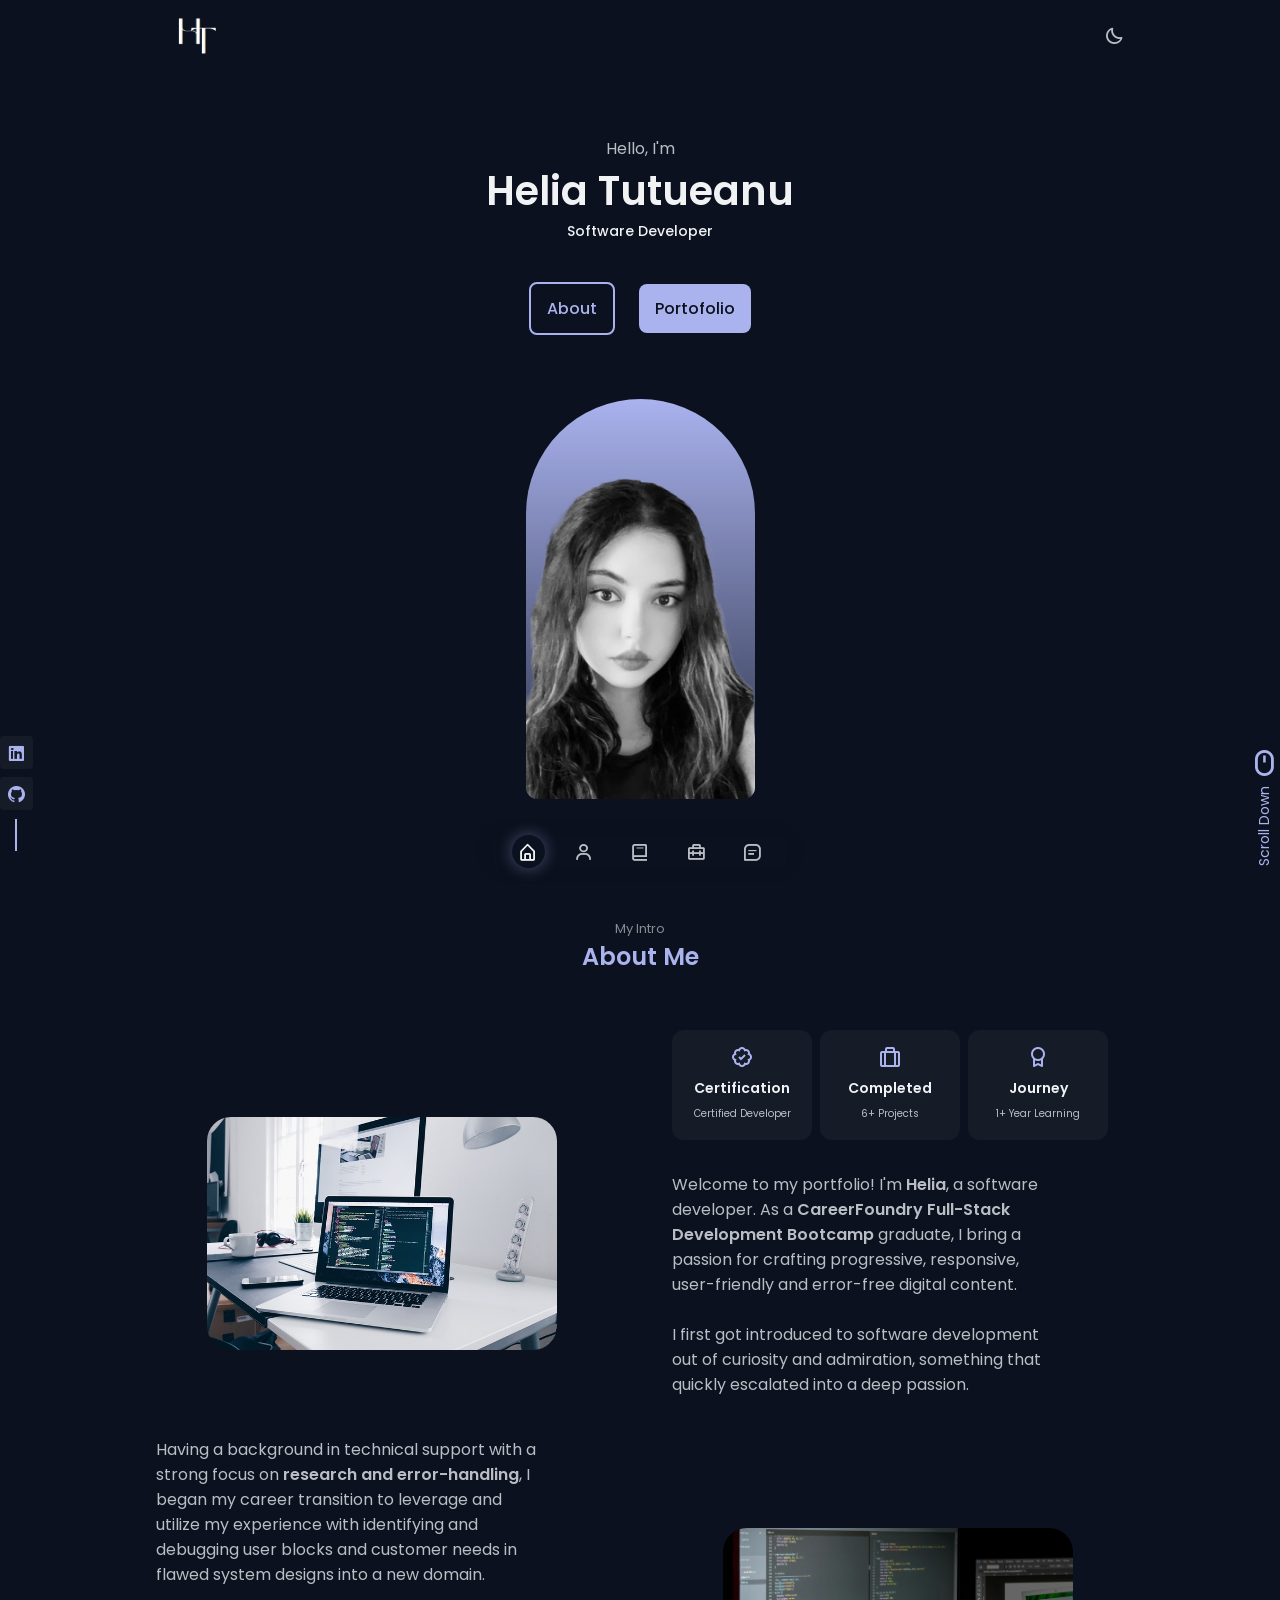
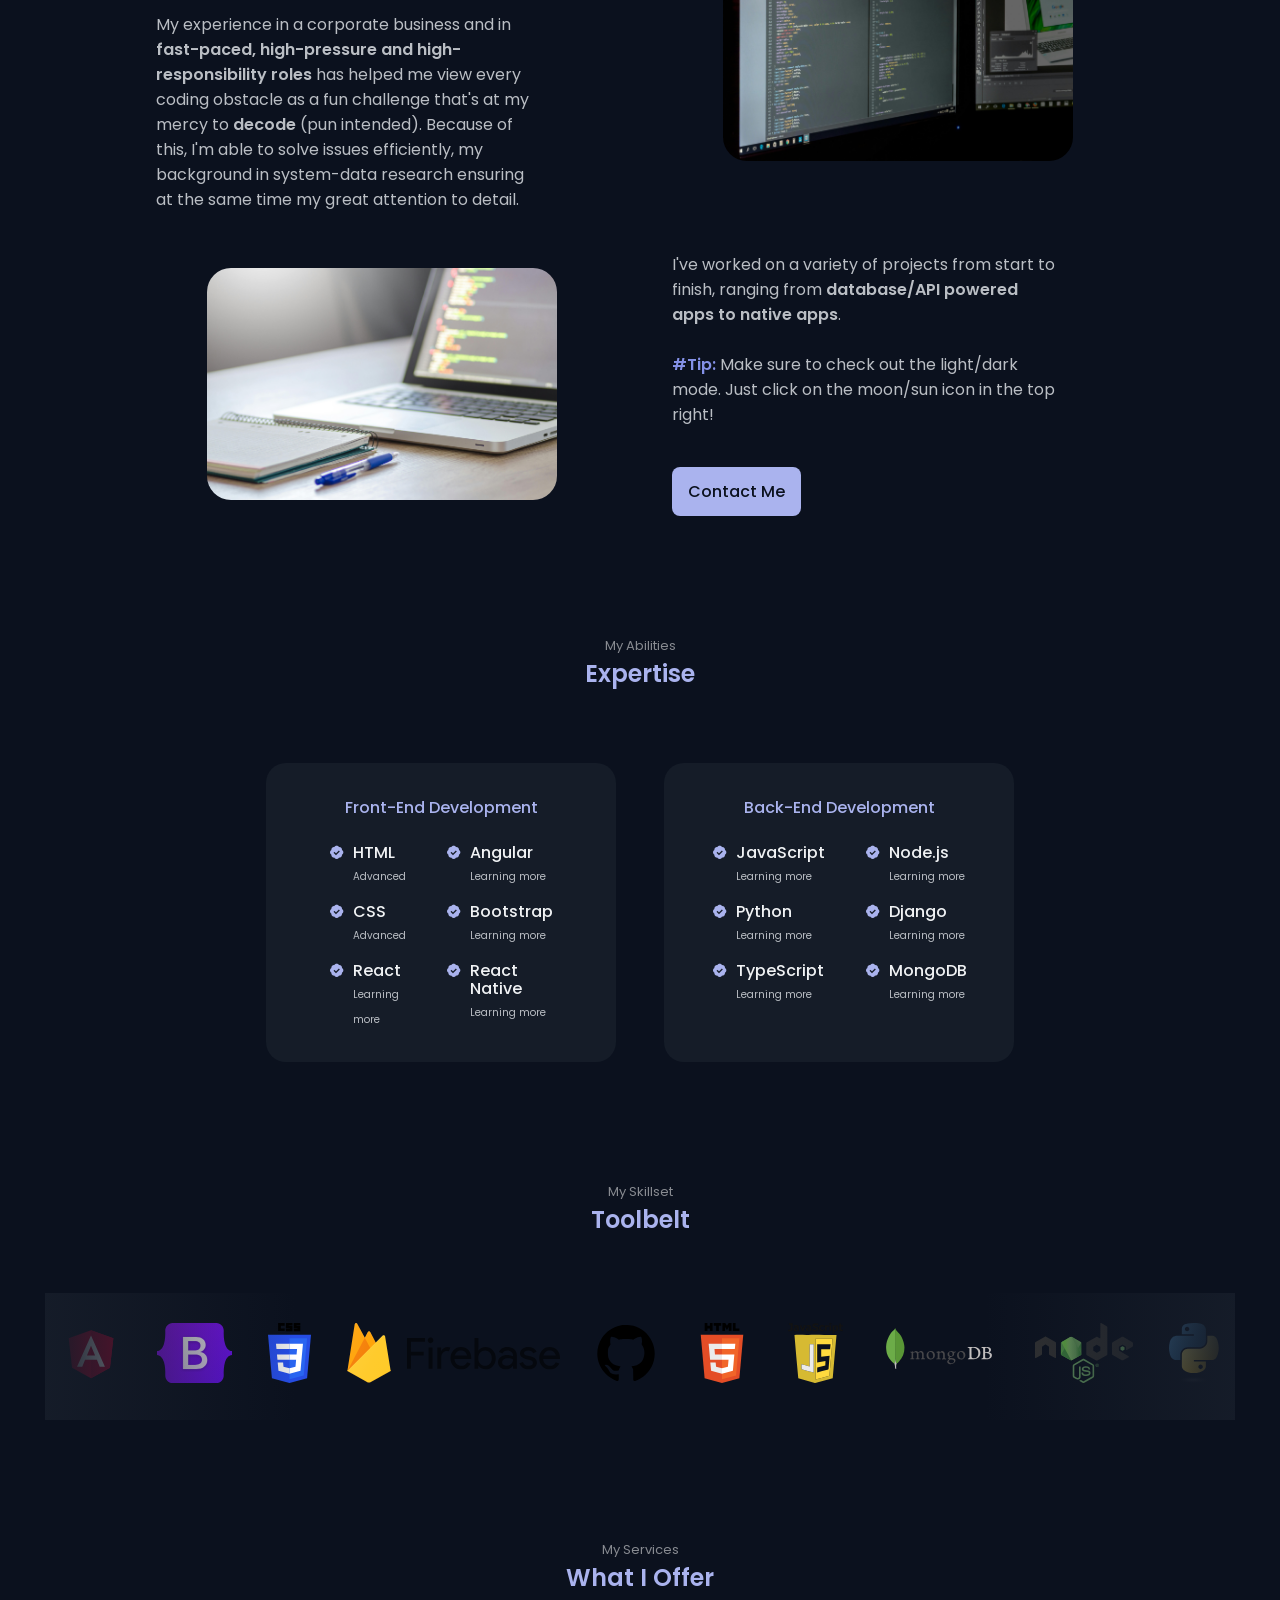
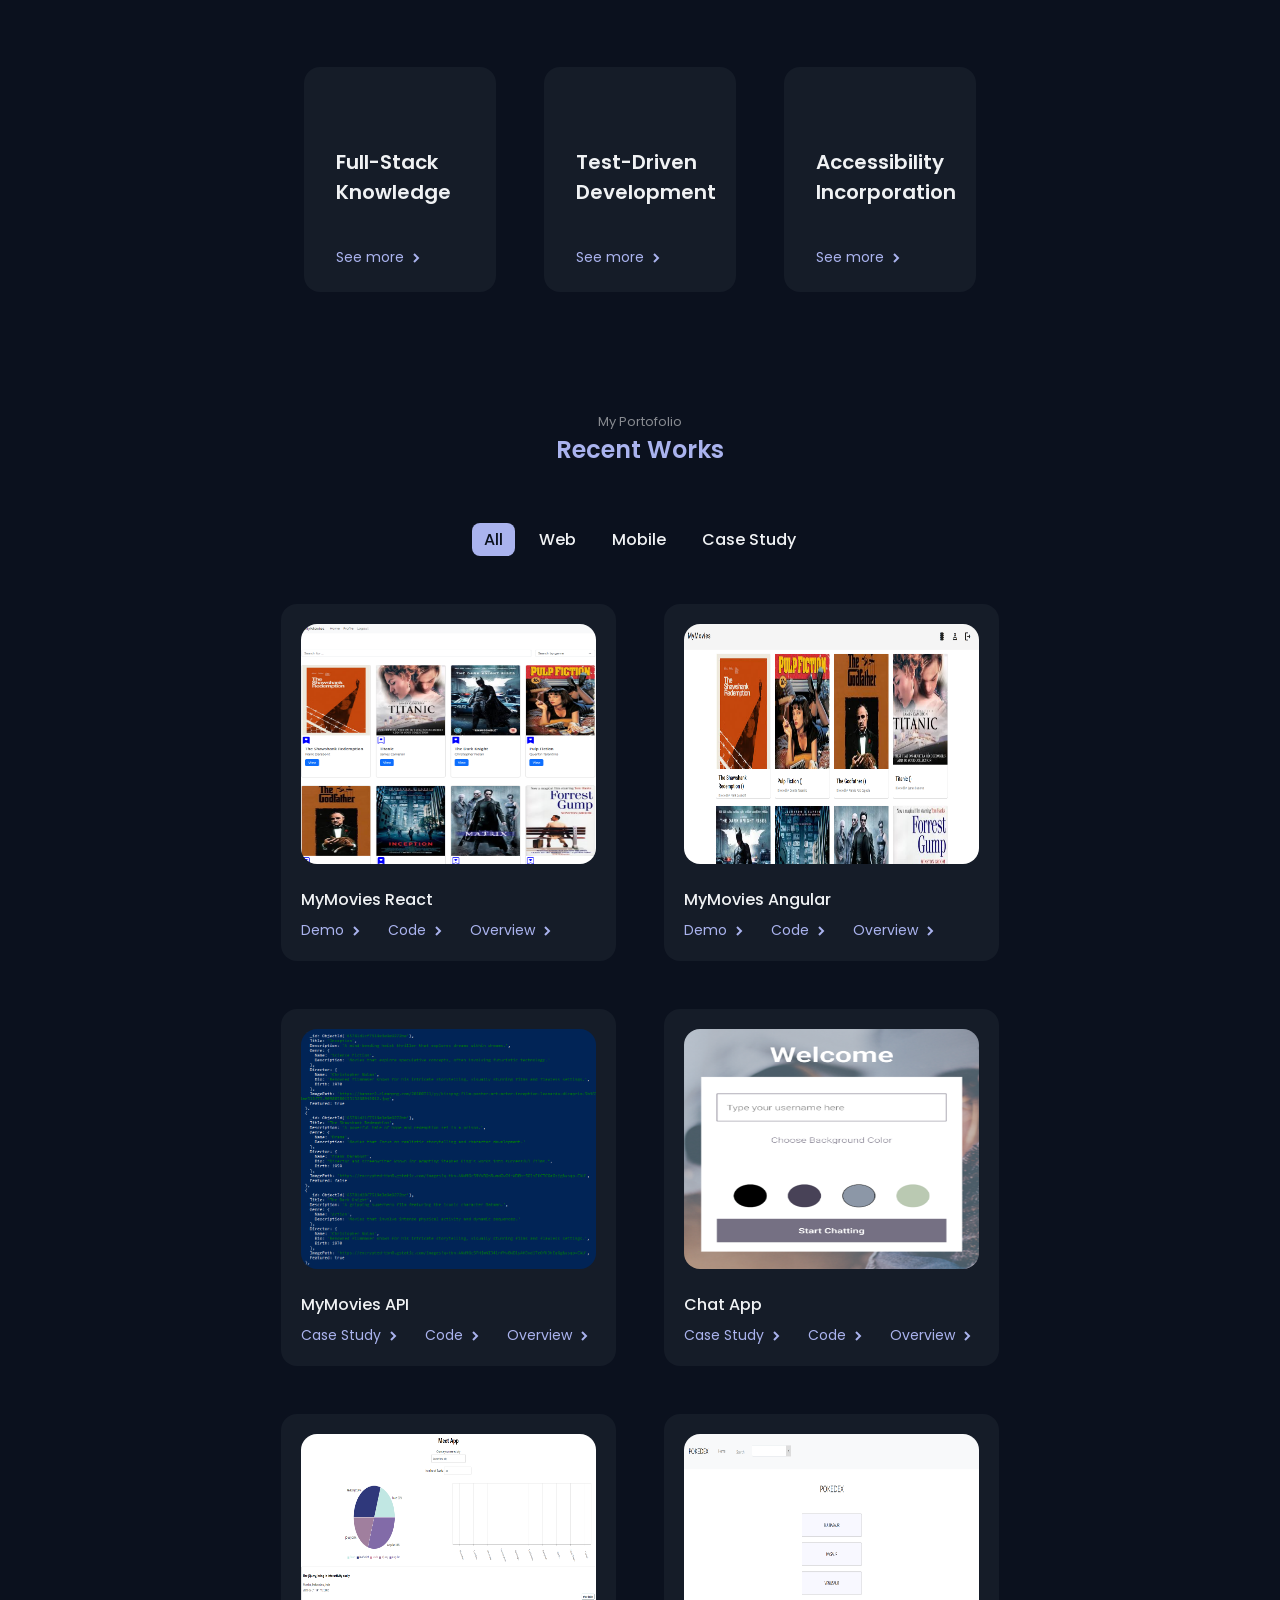
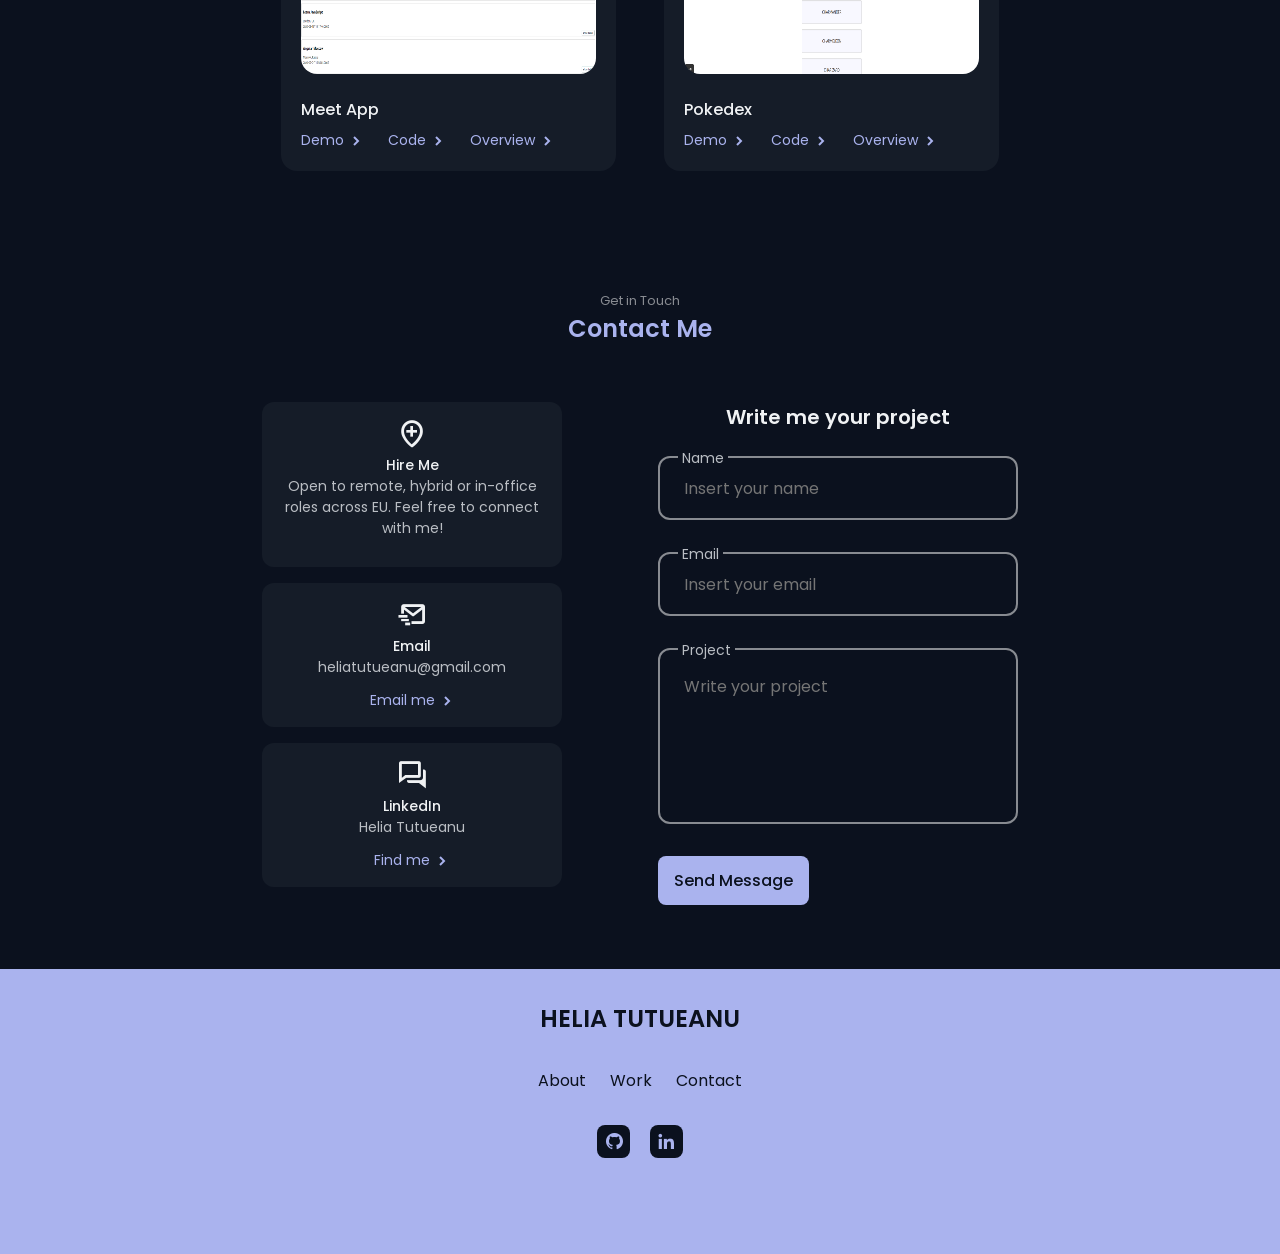
<file: index.html>
<!DOCTYPE html>
<html lang="en">
  <head>
    <meta charset="UTF-8">
    <meta name="viewport" content="width=device-width, initial-scale=1.0">
    <link rel="shortcut icon" href="assets/img/favicon.ico" type="image/x-icon">
    <link href="https://unpkg.com/boxicons@2.1.4/css/boxicons.min.css" rel="stylesheet">
    <link rel="stylesheet" href="assets/css/styles.css">
    <title>Helia Tutueanu</title>
  </head>

  <body>
    <!--=============== HEADER ===============-->
    <header class="header" id="header">
      <nav class="nav container">
        <img src="assets/img/logo.png" class="light-logo" alt="light mode logo" >
        <img src="assets/img/logo2.png" class="dark-logo" alt="dark mode logo" >
        <div class="nav__menu">
          <ul class="nav__list">
            <li class="nav__item">
              <a href="#home" class="nav__link active-link" alt="home nav shortcut">
                <i class="bx bx-home-alt"></i>
              </a>
            </li>
            <li class="nav__item">
              <a href="#about" class="nav__link" alt="home nav shortcut">
                <i class="bx bx-user"></i>
              </a>
            </li>
            <li class="nav__item">
              <a href="#skills" class="nav__link" alt="skills nav shortcut">
                <i class="bx bx-book"></i>
              </a>
            </li>
            <li class="nav__item">
              <a href="#work" class="nav__link" alt="work nav shortcut">
                <i class="bx bx-briefcase-alt-2"></i>
              </a>
            </li>
            <li class="nav__item">
              <a href="#contact" class="nav__link" alt="contact nav shortcut">
                <i class="bx bx-message-square-detail"></i>
              </a>
            </li>
          </ul>
        </div>
        <i class="bx bx-moon change-theme" id="theme-button" alt="theme change button"></i>
      </nav>
    </header>

    <!--=============== MAIN ===============-->
    <main class="main">

      <!--=============== HOME ===============-->
      <section class="home section" id="home">
        <div class="home__container container grid">
          <div class="home__data">
            <span class="home_greeting">Hello, I'm</span>
            <h1 class="home__name">Helia Tutueanu</h1>
            <h3 class="home__education">Software Developer</h3>
            <div class="home__buttons">
              <a href="#about" class="button button--ghost" alt="about shortcut">About</a>
              <a href="#work" class="button" alt="work shortcut">Portofolio</a>
            </div>
          </div>
          <div class="home__handle">
            <img src="assets/img/profile.png" id="home__img" alt="profile picture">
          </div>
          <div class="home__social">
            <a href="https://www.linkedin.com/in/helia-tutueanu/" target="_blank" class="home__social-link" alt="linkedin button">
              <i class="bx bxl-linkedin-square"></i>
            </a>
            <a href="https://github.com/HeliaTutueanu/" target="_blank" class="home__social-link" alt="github button">
              <i class="bx bxl-github"></i>
            </a>
          </div>
          <a href="#contact" class="home__scroll" alt="scroll down button">
            <i class="bx bx-mouse home__scroll-icon"></i>
            <span class="home__scroll-name">Scroll Down</span>
          </a>
        </div>
      </section>
        
      <!--=============== ABOUT ===============-->
      <section class="about section" id="about">
        <span class="section__subtitle">My Intro</span>
        <h2 class="section__title">About Me</h2>
        <div class="about__container container grid">
          <img src="assets/img/about.jpg" class="about__img" alt="about tech image">
          <div class="about__data">
            <div class="about__info">
              <div class="about__box">
                <i class="bx bx-badge-check about__icon"></i>
                <h3 class="about__title">Certification</h3>
                <span class="about__subtitle">Certified Developer</span>
              </div>
              <div class="about__box">
                <i class="bx bx-briefcase-alt about__icon"></i>
                <h3 class="about__title">Completed</h3>
                <span class="about__subtitle">6+ Projects</span>
              </div>
              <div class="about__box">
                <i class="bx bx-award about__icon"></i>
                <h3 class="about__title">Journey</h3>
                <span class="about__subtitle">1+ Year Learning</span>
              </div>
            </div>
            <p class="about__description">
              Welcome to my portfolio! I'm <span class="span-alt">Helia</span>,
              a software developer. As a <span class="span-alt">
              CareerFoundry Full-Stack Development Bootcamp</span> graduate, I bring a
              passion for crafting progressive, responsive, user-friendly and error-free digital content.
              <br><br>
              I first got introduced to software development out of curiosity and admiration,
              something that quickly escalated into a deep passion.
            </p>
          </div>
        </div>
        <div class="about__container container grid">
          <div class="about__data">
            <p class="about__description">
              Having a background in technical support with a strong focus on
              <span class="span-alt">research and error-handling</span>, I began my
              career transition to leverage and utilize my experience with
              identifying and debugging user blocks and customer needs in flawed
              system designs into a new domain.
              <br><br>
              My experience in a corporate business and in <span class="span-alt">
              fast-paced, high-pressure and high-responsibility roles</span> 
              has helped me view every coding obstacle as a
              fun challenge that's at my mercy to <span class="span-alt">decode</span>
              (pun intended). Because of this, I'm able to solve 
              issues efficiently, my background in system-data research ensuring at the same
              time my great attention to detail.
            </p>
          </div>
          <img src="assets/img/about2.jpg" class="about__img" alt="about tech image">
        </div>
        <div class="about__container container grid">
          <img src="assets/img/about3.jpg" class="about__img" alt="about tech image">
          <div class="about__data">
            <p class="about__description">
              I've worked on a variety of projects from
              start to finish, ranging from <span class="span-alt">database/API powered apps
              to native apps</span>.
              <br><br>
              <span class="span">#Tip:</span> Make sure to check out the light/dark mode.
              Just click on the moon/sun icon in the top right!
            </p>
            <a href="#contact" class="button" alt="contact shortcut">Contact Me</a>
          </div>
        </div>
      </section>

      <!--=============== SKILLS ===============-->
      <section class="skills section" id="skills">
        <span class="section__subtitle">My Abilities</span>
        <h2 class="section__title">Expertise</h2>
        <div class="skills__container grid">
          <div class="skills__content">
            <h3 class="skills__title">Front-End Development</h3>
            <div class="skills__box">
              <div class="skills__group">
                <div class="skills__data">
                  <i class="bx bxs-badge-check"></i>
                  <div>
                    <h3 class="skills__name">HTML</h3>
                    <span class="skills__level">Advanced</span>
                  </div>
                </div>
                <div class="skills__data">
                  <i class="bx bxs-badge-check"></i>
                  <div>
                    <h3 class="skills__name">CSS</h3>
                    <span class="skills__level">Advanced</span>
                  </div>
                </div>
                <div class="skills__data">
                  <i class="bx bxs-badge-check"></i>
                  <div>
                    <h3 class="skills__name">React</h3>
                    <span class="skills__level">Learning more</span>
                  </div>
                </div>
              </div>
              <div class="skills__group">
                <div class="skills__data">
                  <i class="bx bxs-badge-check"></i>
                  <div>
                    <h3 class="skills__name">Angular</h3>
                    <span class="skills__level">Learning more</span>
                  </div>
                </div>
                <div class="skills__data">
                  <i class="bx bxs-badge-check"></i>
                  <div>
                    <h3 class="skills__name">Bootstrap</h3>
                    <span class="skills__level">Learning more</span>
                  </div>
                </div>
                <div class="skills__data">
                  <i class="bx bxs-badge-check"></i>
                  <div>
                    <h3 class="skills__name">React Native</h3>
                    <span class="skills__level">Learning more</span>
                  </div>
                </div>
              </div>
            </div>
          </div>
          <div class="skills__content">
            <h3 class="skills__title">Back-End Development</h3>
            <div class="skills__box">
              <div class="skills__group">
                <div class="skills__data">
                  <i class="bx bxs-badge-check"></i>
                  <div>
                    <h3 class="skills__name">JavaScript</h3>
                    <span class="skills__level">Learning more</span>
                  </div>
                </div>
                <div class="skills__data">
                  <i class="bx bxs-badge-check"></i>
                  <div>
                    <h3 class="skills__name">Python</h3>
                    <span class="skills__level">Learning more</span>
                  </div>
                </div>
                <div class="skills__data">
                  <i class="bx bxs-badge-check"></i>
                  <div>
                    <h3 class="skills__name">TypeScript</h3>
                    <span class="skills__level">Learning more</span>
                  </div>
                </div>
              </div>
              <div class="skills__group">
                <div class="skills__data">
                  <i class="bx bxs-badge-check"></i>
                  <div>
                    <h3 class="skills__name">Node.js</h3>
                    <span class="skills__level">Learning more</span>
                  </div>
                </div>
                <div class="skills__data">
                  <i class="bx bxs-badge-check"></i>
                  <div>
                    <h3 class="skills__name">Django</h3>
                    <span class="skills__level">Learning more</span>
                  </div>
                </div>
                <div class="skills__data">
                  <i class="bx bxs-badge-check"></i>
                  <div>
                    <h3 class="skills__name">MongoDB</h3>
                    <span class="skills__level">Learning more</span>
                  </div>
                </div>
              </div>
            </div>
          </div>
        </div>
      </section>

      <!--=============== TOOLBELT ===============-->
      <section class="toolbelt section" id="toolbelt">
        <span class="section__subtitle">My Skillset</span>
        <h2 class="section__title">Toolbelt</h2>
        <div class="toolbelt__container">
          <div class="toolbelt__logos">
            <img src="assets/img/tool-logos/Angular.svg" alt="Angular logo">
            <img src="assets/img/tool-logos/Bootstrap.svg" alt="Bootstrap logo">
            <img src="assets/img/tool-logos/CSS3.svg" alt="CSS3 logo">
            <img src="assets/img/tool-logos/Firebase.svg" alt="Firebase logo">
            <img src="assets/img/tool-logos/GitHub.svg" alt="GitHub logo">
            <img src="assets/img/tool-logos/HTML5.svg" alt="HTML5 logo">
            <img src="assets/img/tool-logos/Javascript.svg" alt="Javascript logo">
            <img src="assets/img/tool-logos/MongoDB.svg" alt="MongoDB logo">
            <img src="assets/img/tool-logos/Node_js.svg" alt="Node.js logo">
            <img src="assets/img/tool-logos/Python.svg" alt="Python logo">
            <img src="assets/img/tool-logos/Django.svg" alt="Django logo">
            <img src="assets/img/tool-logos/React.svg" alt="React logo">
            <img src="assets/img/tool-logos/Sql.svg" alt="SQL logo">
            <img src="assets/img/tool-logos/Visual_Studio.svg" alt="Visual Studio logo">
          </div>
          <div class="toolbelt__logos">
            <img src="assets/img/tool-logos/Angular.svg" alt="Angular logo">
            <img src="assets/img/tool-logos/Bootstrap.svg" alt="Bootstrap logo">
            <img src="assets/img/tool-logos/CSS3.svg" alt="CSS3 logo">
            <img src="assets/img/tool-logos/Firebase.svg" alt="Firebase logo">
            <img src="assets/img/tool-logos/GitHub.svg" alt="GitHub logo">
            <img src="assets/img/tool-logos/HTML5.svg" alt="HTML5 logo">
            <img src="assets/img/tool-logos/Javascript.svg" alt="Javascript logo">
            <img src="assets/img/tool-logos/MongoDB.svg" alt="MongoDB logo">
            <img src="assets/img/tool-logos/Node_js.svg" alt="Node.js logo">
            <img src="assets/img/tool-logos/Python.svg" alt="Python logo">
            <img src="assets/img/tool-logos/Django.svg" alt="Django logo">
            <img src="assets/img/tool-logos/React.svg" alt="React logo">
            <img src="assets/img/tool-logos/Sql.svg" alt="SQL logo">
            <img src="assets/img/tool-logos/Visual_Studio.svg" alt="Visual Studio logo">
          </div>
        </div>
      </section>

      <!--=============== SERVICES ===============-->
      <section class="services section">
        <span class="section__subtitle">My Services</span>
        <h2 class="section__title">What I Offer</h2>
        <div class="services__container container grid">
          <div class="services__card">
            <h3 class="services__title">Full-Stack <br> Knowledge</h3>
            <span class="services__button">
              See more <i class="bx bxs-chevron-right services__icon"></i>
            </span>
            <div class="services__modal">
              <div class="services__modal-content">
                <i class="bx bx-x services__modal-close "></i>
                <h3 class="services__modal-title">Software Developer</h3>
                <p class="services__modal-description">
                  Graduated from a web dev bootcamp.
                  Dedicated to creating <span class="span-alt">clean, quality
                  and innovative</span> code.
                </p>
                <ul class="services__modal-list">
                  <li class="services__modal-item">
                    <i class="bx bx-check services__modal-icon" ></i>
                    <p class="services__modal-info">
                      Server-side development.
                    </p>
                  </li>
                  <li class="services__modal-item">
                    <i class="bx bx-check services__modal-icon" ></i>
                    <p class="services__modal-info">
                      User interface and client-side development.
                    </p>
                  </li>
                  <li class="services__modal-item">
                    <i class="bx bx-check services__modal-icon" ></i>
                    <p class="services__modal-info">
                      API building and integration.
                    </p>
                  </li>
                  <li class="services__modal-item">
                    <i class="bx bx-check services__modal-icon" ></i>
                    <p class="services__modal-info">
                      Database modeling and administration.
                    </p>
                  </li>
                  <li class="services__modal-item">
                    <i class="bx bx-check services__modal-icon" ></i>
                    <p class="services__modal-info">
                      MERN and MEAN tech stacks.
                    </p>
                  </li>
                </ul>
              </div>
            </div>
          </div>
          <div class="services__card">
            <h3 class="services__title">Test-Driven <br> Development</h3>
            <span class="services__button">
              See more <i class="bx bxs-chevron-right services__icon"></i>
            </span>
            <div class="services__modal">
              <div class="services__modal-content">
                <i class="bx bx-x services__modal-close"></i>
                <h3 class="services__modal-title">Test & Behavior Driven</h3>
                <p class="services__modal-description">
                  Committed to implementing <span class="span-alt">robust
                  and behavior-driven testing strategies</span>
                  to ensure reliability and functionality.
                </p>
                <ul class="services__modal-list">
                  <li class="services__modal-item">
                    <i class="bx bx-check services__modal-icon" ></i>
                    <p class="services__modal-info">
                      Unit and integration testing.
                    </p>
                  </li>
                  <li class="services__modal-item">
                    <i class="bx bx-check services__modal-icon" ></i>
                    <p class="services__modal-info">
                      Acceptance testing.
                    </p>
                  </li>
                  <li class="services__modal-item">
                    <i class="bx bx-check services__modal-icon" ></i>
                    <p class="services__modal-info">
                      End-to-End testing.
                    </p>
                  </li>
                  <li class="services__modal-item">
                    <i class="bx bx-check services__modal-icon" ></i>
                    <p class="services__modal-info">
                      Functional and regression testing.
                    </p>
                  </li>
                </ul>
              </div>
            </div>
          </div>
          <div class="services__card">
            <h3 class="services__title">Accessibility <br> Incorporation</h3>
            <span class="services__button">
              See more <i class="bx bxs-chevron-right services__icon"></i>
            </span>
            <div class="services__modal"> 
              <div class="services__modal-content">
                <i class="bx bx-x services__modal-close"></i>
                <h3 class="services__modal-title">Accessibility Focused</h3>
                <p class="services__modal-description">
                  Dedicated to integrating accessibility to ensure
                  <span class="span-alt"> inclusive and user-friendly</span> web experiences.
                </p>
                <ul class="services__modal-list">
                  <li class="services__modal-item">
                    <i class="bx bx-check services__modal-icon" ></i>
                    <p class="services__modal-info">
                      Responsive designs and development.
                    </p>
                  </li>
                  <li class="services__modal-item">
                    <i class="bx bx-check services__modal-icon" ></i>
                    <p class="services__modal-info">
                      Accessibility testing and validation.
                    </p>
                  </li>
                  <li class="services__modal-item">
                    <i class="bx bx-check services__modal-icon" ></i>
                    <p class="services__modal-info">
                      Screen reader and keyboard navigation testing.
                    </p>
                  </li>
                  <li class="services__modal-item">
                    <i class="bx bx-check services__modal-icon" ></i>
                    <p class="services__modal-info">
                      Color contrast and semantic markup validation.
                    </p>
                  </li>
                  <li class="services__modal-item">
                    <i class="bx bx-check services__modal-icon" ></i>
                    <p class="services__modal-info">
                      Adherence to WCAG and accessibility standards.
                    </p>
                  </li>
                </ul>
              </div>
            </div>
          </div>
        </div>
      </section>

      <!--=============== WORK ===============-->
      <section class="work section" id="work">
        <span class="section__subtitle">My Portofolio</span>
        <h2 class="section__title">Recent Works</h2>
        <div class="work__filters">
          <span class="work__item active-work" data-filter="all">All</span>
          <span class="work__item " data-filter=".web">Web</span>
          <span class="work__item" data-filter=".mobile">Mobile</span>
          <span class="work__item" data-filter=".case-study">Case Study</span>
        </div>
        <div class="work__container container grid">

          <!-- PROJECT 1 REACT MYMOVIES -->
          <div class="work__card mix web">
            <img src="assets/img/work1.png" class="work__img" alt="mymovies-react image">
            <h3 class="work__title">MyMovies React</h3>
            <div class="work__buttons">
              <a href="https://mymovies0.netlify.app" target="_blank" class="work__button">
                Demo <i class="bx bxs-chevron-right work__icon"></i>
              </a>
              <a href="https://github.com/HeliaTutueanu/movies-api-client" target="_blank" class="work__button">
                Code <i class="bx bxs-chevron-right work__icon"></i>
              </a>
              <span class="work__button2">
                Overview <i class="bx bxs-chevron-right work__icon"></i>
              </span>
            </div>
            <div class="work__modal">
              <div class="work__modal-content">
                <i class="bx bx-x work__modal-close"></i>
                <h3 class="work__modal-title">MyMovies App</h3>
                <span class="work__modal-subtitle">React Client-Side</span>
                <p class="work__modal-description">
                  The React client-side of MyMovies provides users with access to
                  a movies database. This project was built using <span class="span-alt">React,
                  SCSS, JavaScript,</span> and more. 
                </p>
                <h3 class="work__modal-subtitle2">Features</h3>
                <ul class="work__modal-list">
                  <li class="work__modal-item">
                    <i class="bx bx-check work__modal-icon"></i>
                    <p class="work__modal-info">
                      Enable new users to register with the required information
                      (username, password, email, date of birth).
                    </p>
                  </li>
                  <li class="work__modal-item">
                    <i class="bx bx-check work__modal-icon"></i>
                    <p class="work__modal-info">
                      Allow existing users to log in with their username and password.
                    </p>
                  </li>
                  <li class="work__modal-item">
                    <i class="bx bx-check work__modal-icon"></i>
                    <p class="work__modal-info">
                      Update user information, view favorited movies and deregister
                      via the profile page.
                    </p>
                  </li>
                  <li class="work__modal-item">
                    <i class="bx bx-check work__modal-icon"></i>
                    <p class="work__modal-info">
                      A main page that displays limited information about all the movies.
                    </p>
                  </li>
                  <li class="work__modal-item">
                    <i class="bx bx-check work__modal-icon"></i>
                    <p class="work__modal-info">
                      A search feature to filter movies/genres.
                    </p>
                  </li>
                  <li class="work__modal-item">
                    <i class="bx bx-check work__modal-icon"></i>
                    <p class="work__modal-info">
                      A movie page for each separate movie which includes a description,
                      image, genre, director and other similar movies.
                    </p>
                  </li>
                  <li class="work__modal-item">
                    <i class="bx bx-check work__modal-icon"></i>
                    <p class="work__modal-info">
                      Allow users to add/remove a movie to/from their list of favorites via the
                      main/unique movie pages and the profile page.
                    </p>
                  </li>
                </ul>
                <br>
                <p class="work__modal-info">
                  <span class="span">#Tip:</span> If the demo shows an error,
                  either try incognito or a different browser!
                </p>
                <div class="work__tags">
                  <span class="work__tag">React</span>
                  <span class="work__tag">SCSS</span>
                  <span class="work__tag">HTML</span>
                  <span class="work__tag">JavaScript</span>
                  <span class="work__tag">Bootstrap</span>
                  <span class="work__tag">Netlify</span>
                  <span class="work__tag">Parcel</span>
                </div>
              </div>
            </div>
          </div>

          <!-- PROJECT 2 ANGULAR MYMOVIES -->
          <div class="work__card mix web">
            <img src="assets/img/work2.png" class="work__img" alt="mymovies-angular image">
            <h3 class="work__title">MyMovies Angular</h3>
            <div class="work__buttons">
              <a href="https://heliatutueanu.github.io/movies-api-angular-app/welcome" target="_blank" class="work__button">
                Demo <i class="bx bxs-chevron-right work__icon"></i>
              </a>
              <a href="https://github.com/HeliaTutueanu/movies-api-angular" target="_blank" class="work__button">
                Code <i class="bx bxs-chevron-right work__icon"></i>
              </a>
              <span class="work__button2">
                Overview <i class="bx bxs-chevron-right work__icon"></i>
              </span>
            </div>
            <div class="work__modal">
              <div class="work__modal-content">
                <i class="bx bx-x work__modal-close"></i>
                <h3 class="work__modal-title">MyMovies App</h3>
                <span class="work__modal-subtitle">Angular Client-Side</span>
                <p class="work__modal-description">
                  The Angular client-side of MyMovies provides users with access to
                  a movies database. This project was built using <span class="span-alt">Angular,
                  TypeScript, SCSS,</span> and more. 
                </p>
                <h3 class="work__modal-subtitle2">Features</h3>
                <ul class="work__modal-list">
                  <li class="work__modal-item">
                    <i class="bx bx-check work__modal-icon"></i>
                    <p class="work__modal-info">
                      Enable new users to register with the required information
                      (username, password, email, date of birth).
                    </p>
                  </li>
                  <li class="work__modal-item">
                    <i class="bx bx-check work__modal-icon"></i>
                    <p class="work__modal-info">
                      Allow existing users to log in with their username and password.
                    </p>
                  </li>
                  <li class="work__modal-item">
                    <i class="bx bx-check work__modal-icon"></i>
                    <p class="work__modal-info">
                      Update user information, view favorited movies and deregister
                      via the profile page.
                    </p>
                  </li>
                  <li class="work__modal-item">
                    <i class="bx bx-check work__modal-icon"></i>
                    <p class="work__modal-info">
                      A main page that displays limited information about all the movies.
                    </p>
                  </li>
                  <li class="work__modal-item">
                    <i class="bx bx-check work__modal-icon"></i>
                    <p class="work__modal-info">
                      A search feature to filter movies/genres.
                    </p>
                  </li>
                  <li class="work__modal-item">
                    <i class="bx bx-check work__modal-icon"></i>
                    <p class="work__modal-info">
                      A movie page for each separate movie which includes a description,
                      image, genre, director and other similar movies.
                    </p>
                  </li>
                  <li class="work__modal-item">
                    <i class="bx bx-check work__modal-icon"></i>
                    <p class="work__modal-info">
                      Allow users to add/remove a movie to/from their list of favorites via the
                      main/unique movie pages and the profile page.
                    </p>
                  </li>
                </ul>
                <div class="work__tags">
                  <span class="work__tag">SCSS</span>
                  <span class="work__tag">HTML</span>
                  <span class="work__tag">Angular</span>
                  <span class="work__tag">TypeScript</span>
                  <span class="work__tag">Angular Material</span>
                  <span class="work__tag">TypeDoc</span>
                </div>
              </div>
            </div>
          </div>

          <!-- PROJECT 3 MOVIES API -->
          <div class="work__card mix web case-study">
            <img src="assets/img/work3.png" class="work__img" alt="mymovies-api image">
            <h3 class="work__title">MyMovies API</h3>
            <div class="work__buttons">
              <span class="work__button3">
                Case Study <i class="bx bxs-chevron-right work__icon"></i>
              </span>
              <a href="https://github.com/HeliaTutueanu/movies-api" target="_blank" class="work__button">
                Code <i class="bx bxs-chevron-right work__icon"></i>
              </a>
              <span class="work__button2">
                Overview <i class="bx bxs-chevron-right work__icon"></i>
              </span>
            </div>
            <div class="case__modal">
              <div class="case__modal-content">
                <i class="bx bx-x case__modal-close"></i>
                <h3 class="case__modal-title">MyMovies App</h3>
                <span class="case__modal-subtitle">Case Study</span>
                <h3 class="case__modal-subtitle2">Overview and Objective</h3>
                <p class="case__modal-description">
                  MyMovies is a web application developed using the MEAN and MERN tech stacks, which
                  provides users with access to information about movies, directors and genres.
                  Users are able to signup, login, update their personal information, create
                  a list of favorite movies, and delete their account.
                  This project was meant to help me polish existing and acquire new skills in both
                  the front-end and back-end. During the 3-4 months that it took to develop the server-side,
                  React client-side and Angular client-side, I created a virtual app that is easy to use
                  and which is based on a custom-made movies database.
                </p>
                <h3 class="case__modal-subtitle2">Tools</h3>
                <ul class="case__modal-list">
                  <li class="case__modal-item">
                    <i class="bx bx-check case__modal-icon"></i>
                    <p class="case__modal-info">
                      <span class="span">Backend:</span> Express, Morgan, bodyParser, mongoose,
                      CORS, Passport, bcrypt, MongoDB, Postman, Heroku, JSDoc
                    </p>
                  </li>
                  <li class="case__modal-item">
                    <i class="bx bx-check case__modal-icon"></i>
                    <p class="case__modal-info">
                      <span class="span">Frontend - React:</span> JavaScript, React, Redux,
                      Bootstrap, Parcel, Axios
                    </p>
                  </li>
                  <li class="case__modal-item">
                    <i class="bx bx-check case__modal-icon"></i>
                    <p class="case__modal-info">
                      <span class="span">Frontend - Angular:</span> JavaScript, Angular, Parcel, Axios
                    </p>
                  </li>
                </ul>
                <br><br>
                <h3 class="case__modal-subtitle2">Approach</h3>
                <p class="case__modal-description">
                  <span class="span-alt2">Server-Side</span>
                  I created a RESTful API using Node.js and Express which interacts with a
                  non-relational database (MongoDB). The API provides movie information in a
                  JSON format and can be accessed via HTTP methods such as GET or POST. To
                  retrieve data from and store data in the database, I used CRUD methods.
                  Furthermore, to thoroughly test the API, I used Postman.
                  <a href="https://github.com/HeliaTutueanu/movies-api#endpoints" target="_blank"
                  class="case__link">Here's</a> a more detailed expansion of the endpoints.
                  For a more secure connection, I added user authentication and authorization,
                  developed in the form of basic HTTP and JWT authentication.
                  <span class="span-alt2">Client-Side</span>
                  After completing the API, I developed the user interface as a single-page responsive
                  application using React, and then a different one, using Angular. Both versions
                  provide several interface views, including a main view
                  (list of all movies), a single movie view (data about a single movie and ability
                  favorite/unfavorite it), a login view, a registration view and a profile view
                  (update personal user data, delete account or view/action on list of favorites).              
                </p>
                <h3 class="case__modal-subtitle2">Application Layout - Angular Example</h3>
                <div class="case__container">
                  <img src="assets/img/mymovies-case1.png" class="case__img" alt="chat-app image">
                  <img src="assets/img/mymovies-case2.png" class="case__img" alt="chat-app image">
                </div>
                <div class="case__container">
                  <img src="assets/img/mymovies-case3.png" class="case__img" alt="chat-app image">
                  <img src="assets/img/mymovies-case4.png" class="case__img" alt="chat-app image">
                </div>
                <div class="case__container">
                  <img src="assets/img/mymovies-case5.png" class="case__img" alt="chat-app image">
                  <img src="assets/img/mymovies-case6.png" class="case__img" alt="chat-app image">
                </div>
                <h3 class="case__modal-subtitle2">Challenges</h3>
                <p class="case__modal-description">
                  MyMovies was one of the most challenging projects I have built so far,
                  since it was my first time working with many of the technologies used. While
                  I thought the server-side part would be the most difficult one, I underestimated
                  the time investment and development scope of the client-side.
                </p>
                <h3 class="case__modal-subtitle2">Conclusion</h3>
                <p class="case__modal-description">
                  Since developing the app, I have continued learning about all the developing
                  practices used, and especially the test-driven development approach, which helped
                  me to primarily focus on building the functionalities first, thus preventing
                  errors in the development process of my projects, and only after move on to
                  client-side development for a smooth development of the project.                              
                </p>
              </div>
            </div>
            <div class="work__modal">
              <div class="work__modal-content">
                <i class="bx bx-x work__modal-close"></i>
                <h3 class="work__modal-title">MyMovies App</h3>
                <span class="work__modal-subtitle">Server-Side</span>
                <p class="work__modal-description">
                  The MyMovies API provides users with access to information about different movies,
                  directors, and genres. Users are also able to register, login, update their
                  personal information and list of favorite movies. This project was built using
                  <span class="span-alt"> MongoDB, Node.js, Express,</span> and more. 
                </p>
                <h3 class="work__modal-subtitle2">Features</h3>
                <ul class="work__modal-list">
                  <li class="work__modal-item">
                    <i class="bx bx-check work__modal-icon"></i>
                    <p class="work__modal-info">
                      The API powers user registrations, logins, profile updates and favorite movie lists.
                    </p>
                  </li>
                  <li class="work__modal-item">
                    <i class="bx bx-check work__modal-icon"></i>
                    <p class="work__modal-info">
                      Users are able to access movie information, director details and genre
                      descriptions via the dedicated API endpoints.
                    </p>
                  </li>
                  <li class="work__modal-item">
                    <i class="bx bx-check work__modal-icon"></i>
                    <p class="work__modal-info">
                      To maintain data security and integrity, the API incorporates
                      user authentication, authorization and data validation logic.
                    </p>
                  </li>
                  <li class="work__modal-item">
                    <i class="bx bx-check work__modal-icon"></i>
                    <p class="work__modal-info">
                      Tested using Postman to verify performance and functionality.
                    </p>
                  </li>
                </ul>
                <div class="work__tags">
                  <span class="work__tag">CSS</span>
                  <span class="work__tag">HTML</span>
                  <span class="work__tag">MongoDB</span>
                  <span class="work__tag">Mongoose</span>
                  <span class="work__tag">JavaScript</span>
                  <span class="work__tag">Node.js</span>
                  <span class="work__tag">Express</span>
                  <span class="work__tag">Postman</span>
                  <span class="work__tag">JSDoc</span>
                  <span class="work__tag">CORS</span>
                  <span class="work__tag">Render</span>
                </div>
              </div>
            </div>
          </div>

          <!-- PROJECT 4 CHAT APP -->
          <div class="work__card mix mobile case-study">
            <img src="assets/img/work4.png" class="work__img" alt="chat-app image">
            <h3 class="work__title">Chat App</h3>
            <div class="work__buttons">
              <span class="work__button3">
                Case Study <i class="bx bxs-chevron-right work__icon"></i>
              </span>
              <a href="https://github.com/HeliaTutueanu/chat" target="_blank" class="work__button">
                Code <i class="bx bxs-chevron-right work__icon"></i>
              </a>
              <span class="work__button2">
                Overview <i class="bx bxs-chevron-right work__icon"></i>
              </span>
            </div>
            <div class="case__modal">
              <div class="case__modal-content">
                <i class="bx bx-x case__modal-close"></i>
                <h3 class="case__modal-title">Chat App</h3>
                <span class="case__modal-subtitle">Case Study</span>
                <h3 class="case__modal-subtitle2">Objective and Tools</h3>
                <p class="case__modal-description">
                  The aim of the project was to develop a mobile chat application using React
                  Native, offering users a seamless chat interface along with functionalities to
                  share images, voice messages and their location.
                  This project utilized React Native and Expo for the mobile app development,
                  integrating GiftedChat for chat interfaces, Google Firebase for real-time
                  database and authentication, and various Expo APIs for accessing device
                  features like image picking, media management, and location retrieval.
                  Additionally, it incorporated react-native-maps for map display.                  
                </p>
                <h3 class="case__modal-subtitle2">Setting Up Expo and the Chat App</h3>
                <p class="case__modal-description">
                  The first step involved configuring Expo Go for mobile testing and setting up
                  an Android emulator for desktop simulation. Afterwards, I set up the Chat app
                  using Expo and established the structure of the project.
                  Here, I familiarized myself with various React Native components, including
                  TextInput, Button, Alert, TouchableOpacity, ScrollView, View, and Text.
                </p>
                <h3 class="case__modal-subtitle2">Application Layout</h3>
                <p class="case__modal-description">
                  To be able to navigate between different screens within the application, I
                  imported the react-navigation library, using App.js as the root component.
                  Then, I added navigation between the welcome and the chat screens.
                  Inside the welcome screen, the user can input their username and select the
                  background color for the chat screen. The integration of giftedchat library
                  simplified the creation of a userfriendly chat interface and enabled the
                  messaging functionality.                  
                </p>
                <div class="case__container">
                  <img src="assets/img/case1.png" class="case__img" alt="chat-app image">
                  <img src="assets/img/case2.png" class="case__img" alt="chat-app image">
                </div>
                <h3 class="case__modal-subtitle2">Google Firebase</h3>
                <p class="case__modal-description">
                  Firestore is a real-time database provided by Google Firebase. For this project,
                  it was initialized in the root component App.js, enabling access across screens,
                  and thus storing chat data.
                  For this to happen, the Firestore anonymous authentication provides the user
                  object with a unique ID that can be stored in the database for each user. Users
                  are also automatically logged in with their unique user ID whenever they open
                  the app, upon clicking “Start chatting" on the welcome screen.                  
                </p>
                <h3 class="case__modal-subtitle2">Cloud Firestore</h3>
                <div class="case__container">
                  <img src="assets/img/case3.png" class="case__img" alt="chat-app image">        
                </div>
                <h3 class="case__modal-subtitle2">Offline Mode and Communication Features</h3>
                <p class="case__modal-description">
                  To store messages, I used React Native AsyncStorage and imported NetInfo to
                  detect network connections, enabling users to view old messages offline but
                  preventing them from sending new ones without an internet connection.
                  Using Expo Image Picker, users are free to use the media library and camera. All
                  sent images are stored in the Cloud Storage for Firebase. Using Expo Location and
                  React Native Maps, geolocation was also enabled. Audio messages may also be
                  recorded and sent. All communication features require permission before usage.
                </p>
                <h3 class="case__modal-subtitle2">Communication Features</h3>
                <div class="case__container">
                  <img src="assets/img/case4.png" class="case__img" alt="chat-app image">  
                  <img src="assets/img/case5.png" class="case__img" alt="chat-app image">
                  <img src="assets/img/case6.png" class="case__img" alt="chat-app image">
                  <img src="assets/img/case7.png" class="case__img" alt="chat-app image">
                  <img src="assets/img/case8.png" class="case__img" alt="chat-app image">
                </div>
                <h3 class="case__modal-subtitle2">Technical Lessons</h3>
                <ul class="case__modal-list">
                  <li class="case__modal-item">
                    <i class="bx bx-check case__modal-icon"></i>
                    <p class="case__modal-info">
                      Learned how to set up the Expo environment for seamless testing across various
                      platforms, including physical devices and emulators.
                    </p>
                  </li>
                  <li class="case__modal-item">
                    <i class="bx bx-check case__modal-icon"></i>
                    <p class="case__modal-info">
                      Set up a React Native project using Expo, including structuring the project and
                      integrating necessary libraries and components.
                    </p>
                  </li>
                  <li class="case__modal-item">
                    <i class="bx bx-check case__modal-icon"></i>
                    <p class="case__modal-info">
                      Explored how to implement navigation between different screens within the
                      application using the library react-navigation.
                    </p>
                  </li>
                  <li class="case__modal-item">
                    <i class="bx bx-check case__modal-icon"></i>
                    <p class="case__modal-info">
                      Explored the implementation of media sharing functionalities such as accessing the
                      media library, recording and sending audio messages, and sharing geolocation
                      using Expo APIs.
                    </p>
                  </li>
                  <li class="case__modal-item">
                    <i class="bx bx-check case__modal-icon"></i>
                    <p class="case__modal-info">
                      Learned the use of React Native AsyncStorage for storing data on the client-side,
                      enabling offline access to chat messages.  
                    </p>
                  </li>
                </ul>
                <br><br>
                <h3 class="case__modal-subtitle2">Conclusion</h3>
                <p class="case__modal-description">
                  I achieved my original objective of building a mobile chat app using
                  React Native. The most challenging aspect of the project was
                  ensuring accurate data posting and retrieval from the Firestore
                  database. The main issue I encountered was that the messages sent
                  from the Android emulator were not appearing in the database. After
                  checking my code, I discovered that I hadn’t correctly passed the db
                  prop from App.js to the Chat component. After fixing this, I was able
                  to access the db prop variable in Chat.js, and the messages were
                  saved in the Firestore database. Next time, I would love to explore
                  alternative authentication methods, such as PasswordBased
                  Accounts, which I may use to enable users to log in from multiple
                  devices, enhancing overall user convenience and accessibility.                                 
                </p>
              </div>
            </div>
            <div class="work__modal">
              <div class="work__modal-content">
                <i class="bx bx-x work__modal-close"></i>
                <h3 class="work__modal-title">Chat App</h3>
                <span class="work__modal-subtitle">React Native App</span>
                <p class="work__modal-description">
                  The Chat App is a native app for mobile devices that provides users with a chat
                  interface. This project was built using <span class="span-alt">React Native, 
                  Firebase, GiftedChat,</span> and more. 
                </p>
                <h3 class="work__modal-subtitle2">Features</h3>
                <ul class="work__modal-list">
                  <li class="work__modal-item">
                    <i class="bx bx-check work__modal-icon"></i>
                    <p class="work__modal-info">
                      Users can choose a username and background color, thus personalizing the chat screen.
                    </p>
                  </li>
                  <li class="work__modal-item">
                    <i class="bx bx-check work__modal-icon"></i>
                    <p class="work__modal-info">
                      Ability to enter a private chat with a designated input field for sending messages and
                      additional features, such as image, audio and location sharing.
                    </p>
                  </li>
                  <li class="work__modal-item">
                    <i class="bx bx-check work__modal-icon"></i>
                    <p class="work__modal-info">
                      Users are prompted and required to grant app access before accessing the device's gallery,
                      location, or taking new pictures and voice messages.
                    </p>
                  </li>
                  <li class="work__modal-item">
                    <i class="bx bx-check work__modal-icon"></i>
                    <p class="work__modal-info">
                      Messages are stored both online and offline, allowing users to access conversations at any time.
                    </p>
                  </li>
                  <li class="work__modal-item">
                    <i class="bx bx-check work__modal-icon"></i>
                    <p class="work__modal-info">
                      Chat conversations are stored in the Google Firestore Database and authenticated anonymously 
                      via Google Firebase.
                    </p>
                  </li>
                </ul>
                <div class="work__tags">
                  <span class="work__tag">React Native</span>
                  <span class="work__tag">Firebase</span>
                  <span class="work__tag">Firestore</span>
                  <span class="work__tag">JavaScript</span>
                  <span class="work__tag">Expo</span>
                  <span class="work__tag">GiftedChat</span>
                  <span class="work__tag">Android Studio </span>
                </div>
              </div>
            </div>
          </div>

          <!-- PROJECT 5 RECIPES APP -->
          <!-- <div class="work__card mix web">
            <img src="assets/img/work1.jpg" class="work__img" alt="recipes-app image">
            <h3 class="work__title">Recipes App</h3>
            <div class="work__buttons">
              <a href="" target="_blank" class="work__button">
                Demo <i class="bx bxs-chevron-right work__icon"></i>
              </a>
              <a href="" target="_blank" class="work__button">
                Code <i class="bx bxs-chevron-right work__icon"></i>
              </a>
              <span class="work__button2">
                Overview <i class="bx bxs-chevron-right work__icon"></i>
              </span>
            </div>
            <div class="work__modal">
              <div class="work__modal-content">
                <i class="bx bx-x work__modal-close"></i>
                <h3 class="work__modal-title">Recipes App</h3>
                <span class="work__modal-subtitle">Python</span>
                <p class="work__modal-description">
                  xxx
                </p>
                <h3 class="work__modal-subtitle2">Features</h3>
                <ul class="work__modal-list">
                  <li class="work__modal-item">
                    <i class="bx bx-check work__modal-icon"></i>
                    <p class="work__modal-info">
                      xxx
                    </p>
                  </li>
                  <li class="work__modal-item">
                    <i class="bx bx-check work__modal-icon"></i>
                    <p class="work__modal-info">
                      xxx
                    </p>
                  </li>
                  <li class="work__modal-item">
                    <i class="bx bx-check work__modal-icon"></i>
                    <p class="work__modal-info">
                      xxx
                    </p>
                  </li>
                  <li class="work__modal-item">
                    <i class="bx bx-check work__modal-icon"></i>
                    <p class="work__modal-info">
                      xxx
                    </p>
                  </li>
                  <li class="work__modal-item">
                    <i class="bx bx-check work__modal-icon"></i>
                    <p class="work__modal-info">
                      xxx
                    </p>
                  </li>
                  <li class="work__modal-item">
                    <i class="bx bx-check work__modal-icon"></i>
                    <p class="work__modal-info">
                      xxx
                    </p>
                  </li>
                </ul>
                <div class="work__tags">
                  <span class="work__tag">React</span>
                  <span class="work__tag">SCSS</span>
                  <span class="work__tag">JavaScript</span>
                  <span class="work__tag">Bootstrap</span>
                  <span class="work__tag">Netlify</span>
                  <span class="work__tag">Parcel</span>
                </div>
              </div>
            </div>
          </div> -->

          <!-- PROJECT 6 MEET APP -->
          <div class="work__card mix web mobile">
            <img src="assets/img/work6.png" class="work__img" alt="meet-app image">
            <h3 class="work__title">Meet App</h3>
            <div class="work__buttons">
              <a href="https://heliatutueanu.github.io/meet/" target="_blank" class="work__button">
                Demo <i class="bx bxs-chevron-right work__icon"></i>
              </a>
              <a href="https://github.com/HeliaTutueanu/meet" target="_blank" class="work__button">
                Code <i class="bx bxs-chevron-right work__icon"></i>
              </a>
              <span class="work__button2">
                Overview <i class="bx bxs-chevron-right work__icon"></i>
              </span>
            </div>
            <div class="work__modal">
              <div class="work__modal-content">
                <i class="bx bx-x work__modal-close"></i>
                <h3 class="work__modal-title">Meet App</h3>
                <span class="work__modal-subtitle">React / React Native</span>
                <p class="work__modal-description">
                  The Meet App is a PWA that uses the Google Calendar API to fetch a
                  city's upcoming events, and which was tested using TDD. This project
                  was built using <span class="span-alt">React, Recharts, JavaScript,
                  </span> and more. 
                </p>
                <h3 class="work__modal-subtitle2">Features</h3>
                <ul class="work__modal-list">
                  <li class="work__modal-item">
                    <i class="bx bx-check work__modal-icon"></i>
                    <p class="work__modal-info">
                      Users can filter events by city, show/hide event details and specify
                      the number of events to display.
                    </p>
                  </li>
                  <li class="work__modal-item">
                    <i class="bx bx-check work__modal-icon"></i>
                    <p class="work__modal-info">
                      The app supports offline usage, allows adding shortcuts to the home
                      screen and offers visual charts for event details.
                    </p>
                  </li>
                  <li class="work__modal-item">
                    <i class="bx bx-check work__modal-icon"></i>
                    <p class="work__modal-info">
                      Google Calendar API is integrated for event retrieval, OAuth2 for
                      authentication, whereas serverless functions (AWS Lambda) are used
                      for authorization server.
                    </p>
                  </li>
                  <li class="work__modal-item">
                    <i class="bx bx-check work__modal-icon"></i>
                    <p class="work__modal-info">
                      Responsiveness to various screen sizes and adherence to PWA standards
                      which ensure a seamless user experience.
                    </p>
                  </li>
                </ul>
                <br>
                <p class="work__modal-info">
                  <span class="span">#Note:</span> If you're interested in
                  my deployed website and would like access, let me know!
                </p>
                <div class="work__tags">
                  <span class="work__tag">Google Calendar API</span>
                  <span class="work__tag">AWS Lambda</span>
                  <span class="work__tag">HTML</span>
                  <span class="work__tag">JavaScript</span>
                  <span class="work__tag">React</span>
                  <span class="work__tag">React Native</span>
                  <span class="work__tag">Recharts</span>
                  <span class="work__tag">Jest</span>
                  <span class="work__tag">Cucumber</span>
                  <span class="work__tag">Puppeteer</span>
                  <span class="work__tag">OAuth2</span>
                </div>
              </div>
            </div>
          </div>

          <!-- PROJECT 7 POKEDEX -->
          <div class="work__card mix web">
            <img src="assets/img/work7.png" class="work__img" alt="pokedex-app image">
            <h3 class="work__title">Pokedex</h3>
            <div class="work__buttons">
              <a href="https://heliatutueanu.github.io/pokedex/" target="_blank" class="work__button">
                Demo <i class="bx bxs-chevron-right work__icon"></i>
              </a>
              <a href="https://github.com/HeliaTutueanu/pokedex/" target="_blank" class="work__button">
                Code <i class="bx bxs-chevron-right work__icon"></i>
              </a>
              <span class="work__button2">
                Overview <i class="bx bxs-chevron-right work__icon"></i>
              </span>
            </div>
            <div class="work__modal">
              <div class="work__modal-content">
                <i class="bx bx-x work__modal-close"></i>
                <h3 class="work__modal-title">Pokedex</h3>
                <span class="work__modal-subtitle">Pokemon API App</span>
                <p class="work__modal-description">
                  Pokedex loads data about Pokemons from an external
                  API and enables the viewing of additional information about each
                  Pokemon if requested. This project was built using <span class="span-alt">
                  JavaScript, jQuery, Bootstrap,</span> and more. 
                </p>
                <h3 class="work__modal-subtitle2">Features</h3>
                <ul class="work__modal-list">
                  <li class="work__modal-item">
                    <i class="bx bx-check work__modal-icon"></i>
                    <p class="work__modal-info">
                      Users can view a list of Pokemons and view additional details for
                      each selected Pokemon.
                    </p>
                  </li>
                  <li class="work__modal-item">
                    <i class="bx bx-check work__modal-icon"></i>
                    <p class="work__modal-info">
                      Users are enabled to search for specific Pokemons by name.
                    </p>
                  </li>
                  <li class="work__modal-item">
                    <i class="bx bx-check work__modal-icon"></i>
                    <p class="work__modal-info">
                      The app loads and displays data from an external API (Pokemon API).
                    </p>
                  </li>
                </ul>
                <div class="work__tags">
                  <span class="work__tag">JavaScript</span>
                  <span class="work__tag">HTML</span>
                  <span class="work__tag">CSS</span>
                  <span class="work__tag">Bootstrap</span>
                  <span class="work__tag">jQuery</span>
                </div>
              </div>
            </div>
          </div>
        </div>
      </section>

      <!--=============== CONTACT ===============-->
      <section class="contact section" id="contact">
        <span class="section__subtitle">Get in Touch</span>
        <h2 class="section__title">Contact Me</h2>
        <div class="contact__container container grid">
          <div class="contact__content">
            <div class="contact__info">
              <div class="contact__card">
                <i class="bx bx-location-plus contact__card-icon"></i>
                <h3 class="contact__card-title">Hire Me</h3>
                <span class="contact__card-data">
                  Open to remote, hybrid or
                  in-office roles across EU.
                  Feel free to connect with me!
                </span>
              </div>
              <div class="contact__card">
                <i class="bx bx-mail-send contact__card-icon"></i>
                <h3 class="contact__card-title">Email</h3>
                <span class="contact__card-data">heliatutueanu@gmail.com</span>
                <a href="mailto:heliatutueanu@gmail.com" target="_blank" class="contact__button" alt="email button">
                  Email me<i class="bx bxs-chevron-right contact__button-icon"></i>
                </a>
              </div>
              <div class="contact__card">
                <i class="bx bx-conversation contact__card-icon"></i>
                <h3 class="contact__card-title">LinkedIn</h3>
                <span class="contact__card-data">Helia Tutueanu</span>
                <a href="https://www.linkedin.com/in/helia-tutueanu/" target="_blank" class="contact__button" alt="linkedin button">
                  Find me<i class="bx bxs-chevron-right contact__button-icon"></i>
                </a>
              </div>
            </div>
          </div>
          <div class="contact__content">
            <h3 class="contact__title">Write me your project</h3> 
            <form action="https://api.web3forms.com/submit" target="_blank" method="POST" class="contact__form">
              <input type="hidden" name="access_key" value="c24d0f3f-4e6f-4b99-b991-6bb42ab5ba1b">
              <div class="contact__form-div">
                <label for="" class="contact__form-tag">Name</label>
                <input type="text" name="name" placeholder="Insert your name" class="contact__form-input" required>
              </div>
              <div class="contact__form-div">
                <label for="" class="contact__form-tag">Email</label>
                <input type="email" name="email" placeholder="Insert your email" class="contact__form-input" required>
              </div>
              <div class="contact__form-div contact__form-area">
                <label for="" class="contact__form-tag">Project</label>
                <textarea name="message" cols="30" rows="10" placeholder="Write your project"
                class="contact__form-input" required></textarea>
              </div>
              <button type="submit" class="button">Send Message</button>
            </form>
          </div>
        </div>
      </section>

    </main>

    <!--=============== FOOTER ===============-->
    <footer class="footer">
      <div class="footer__container container">
        <h2 class="footer__title">HELIA TUTUEANU</h2>
        <ul class="footer__list">
          <li>
            <a href="#about" class="footer__link" alt="about shortcut">About</a>
          </li>
          <li>
            <a href="#work" class="footer__link" alt="work shortcut">Work</a>
          </li>
          <li>
            <a href="#contact" class="footer__link" alt="contact shortcut">Contact</a>
          </li>
        </ul>
        <ul class="footer__social">
          <a href="https://github.com/HeliaTutueanu/" target="_blank" class="footer__social-link" alt="github button">
            <i class="bx bxl-github"></i>
          </a>
          <a href="https://www.linkedin.com/in/helia-tutueanu/" target="_blank" class="footer__social-link" alt="linkedin button">
            <i class="bx bxl-linkedin"></i>
          </a>
        </ul> 
      </div>
    </footer>

    <!--=============== SCROLLREVEAL ===============-->
    <script src="assets/js/scrollreveal.min.js"></script>

    <!--=============== MIXITUP FILTER ===============-->
    <script src="assets/js/mixitup.min.js"></script>

    <!--=============== MAIN JS ===============-->
    <script src="assets/js/main.js"></script>

  </body>
</html>
</file>
<file: assets/css/styles.css>
/*=============== GOOGLE FONTS ===============*/
@import url("https://fonts.googleapis.com/css2?family=Poppins:wght@400;500;600&display=swap");

/*=============== VARIABLES CSS ===============*/
:root {
  --header-height: 3.5rem;

  /*=============== THEME COLOURS ===============*/
  /*
  Light Blue
  --first-hue: 219;
  --sat: 86%;
  --lig: 79%;

  Light Teal
  --first-hue: 180;
  --sat: 38%;
  --lig: 81%;

  Light Purple:
  --first-hue: 232;
  --sat: 67%;
  --lig: 80%;
  */

  --first-hue: 232;
  --sat: 67%;
  --lig: 80%;
  --second-hue: 219;

  --first-color: hsl(var(--first-hue), var(--sat), var(--lig));
  --first-color-alt: hsl(var(--first-hue), var(--sat), 71%); /* -4% */
  --title-color: hsl(var(--second-hue), 15%, 95%);
  --text-color: hsl(var(--second-hue), 8%, 75%);
  --text-color-light: hsl(var(--second-hue), 4%, 55%);
  --body-color: hsl(var(--second-hue), 48%, 8%);
  --container-color: hsl(var(--second-hue), 32%, 12%);

  /*========== Font and typography ==========*/
  /*0.5rem = 8px | 1rem = 16px ...*/
  --body-font: 'Poppins', sans-serif;
  --biggest-font-size: 1.75rem;
  --h1-font-size: 1.5rem;
  --h2-font-size: 1.25rem;
  --h3-font-size: 1rem;
  --normal-font-size: .938rem;
  --small-font-size: .813rem;
  --smaller-font-size: .75rem;
  --tiny-font-size: .625rem;

  /*========== Font weight ==========*/
  --font-medium: 500;
  --font-semibold: 600;

  /*========== z index ==========*/
  --z-tooltip: 10;
  --z-fixed: 100;
  --z-modal: 1000;
}

/* Responsive typography */
@media screen and (min-width: 968px) {
  :root {
    --biggest-font-size: 2.5rem;
    --h1-font-size: 2.25rem;
    --h2-font-size: 1.5rem;
    --h3-font-size: 1.25rem;
    --normal-font-size: 1rem;
    --small-font-size: .875rem;
    --smaller-font-size: .813rem;
  }
}

/*=============== BASE ===============*/
* {
  box-sizing: border-box;
  padding: 0;
  margin: 0;
}

html {
  scroll-behavior: smooth;
}

body,
button,
input,
textarea {
  font-family: var(--body-font);
  font-size: var(--normal-font-size);
}

body {
  background-color: var(--body-color);
  color: var(--text-color);
  transition: .4s; /* for light mode animation */
}

h1, h2, h3 {
  color: var(--title-color);
  font-weight: var(--font-semibold);
}

ul {
  list-style: none;
}

a {
  text-decoration: none;
}

button {
  cursor: pointer;
  border: none;
  outline: none;
}

img {
  max-width: 100%;
  height: auto;
}

.span,
.span-alt,
.span-alt2 {
  font-weight: var(--font-semibold);
}

.span {
  color: var(--first-color-alt);
}

.span-alt,
.span-alt2 {
  color: var(--body-font);
}

.span-alt2 {
  display: block;
  margin-top: 1rem;
}

/*=============== THEME ===============*/
.change-theme {
  font-size: 1.25rem;
  cursor: pointer;
  transition: .3s;
}

.change-theme:hover {
  color: var(--first-color);
}

/*========== Variables Light theme ==========*/
body.light-theme {
  --title-color: hsl(var(--second-hue), 15%, 15%);
  --text-color: hsl(var(--second-hue), 8%, 35%);
  --body-color: hsl(var(--second-hue), 100%, 99%);
  --container-color: #fff;
}

/*========== 
    Changes in some parts of 
    the website, in light theme
==========*/
.light-theme .scroll-header {
  box-shadow: 0 2px 4px hsla(0, 0%, 1%, .1);
}

.light-theme.nav__menu {
  background-color: hsla(var(--second-hue), 32%, 90%, .8);
}

.light-theme .section__subtitle{
  color: var(--text-color);
}

.light-theme .home__social-link {
  box-shadow: 0 2px 8px hsla(var(--second-hue), 48%, 8%, .1);
}

.light-theme .home__social::after,
.light-theme .footer__social-link {
  background-color: var(--title-color);
}

.light-theme .home__social-link,
.light-theme .home__scroll,
.light-theme .button,
.light-theme .button:hover,
.light-theme .active-work,
.light-theme .footer__title,
.light-theme .footer__link {
  color: var(--title-color);
}

.light-theme .about__box {
  box-shadow: 0 2px 8px hsla(var(--second-hue), 48%, 8%, .1);
}

.light-theme .skills__content,
.light-theme .services__card,
.light-theme .work__card,
.light-theme .contact__card {
  box-shadow: 0 2px 16px hsla(var(--second-hue), 48%, 8%, .1);
}

.light-theme::-webkit-scrollbar {
  background-color: hsl(var(--second-hue), 8%, 66%);
}

.light-theme::-webkit-scrollbar-thumb {
  background-color: hsl(var(--second-hue), 8%, 54%);
}

.light-theme::-webkit-scrollbar-thumb:hover {
  background-color: hsl(var(--second-hue), 8%, 44%);
}

.light-theme .light-logo {
  display: block;
  width: 80px;
  height: 65px;
}

.light-theme .dark-logo {
  display: none;
}

/*=============== REUSABLE CSS CLASSES ===============*/
.container {
  max-width: 968px;
  margin-left: 1rem;
  margin-right: 1rem;
}

.grid {
  display: grid;
  gap: 1.25rem;
}

.main {
  overflow: hidden;
}

.section {
  padding: 4.5rem 0 1rem;
}

.section__title, 
.section__subtitle {
  text-align: center;
}

.section__title {
  font-size: var(--h2-font-size);
  color: var(--first-color);
  margin-bottom: 2rem;
}

.section__subtitle {
  display: block;
  font-size: var(--smaller-font-size);
  color: var(--text-color-light);
}

/*=============== HEADER & NAV===============*/
.header {
  position: fixed;
  top: 0;
  left: 0;
  width: 100%;
  background-color: var(--body-color);
  z-index: var(--z-fixed);
  transition: .4s; /* for light mode animation */
}

.nav {
  height: var(--header-height);
  display: flex;
  justify-content: space-between;
  align-items: center;
}

.nav__logo {
  color: var(--first-color);
  font-weight: var(--font-medium);
  transition: .4s;
}

.nav__logo:hover {
  color: var(--first-color-alt);
}

.light-logo {
  display: none;
}

.dark-logo {
  width: 80px;
  height: 65px;
}

.nav__menu {
  position: fixed;
  bottom: 1rem;
  background-color: hsl(var(--second-hue), var(--sat), 32%, 16%, .8%);
  width: 90%;
  border-radius: 4rem;
  padding: 1rem 2.25rem;
  backdrop-filter: blur(10px);
  transition: .4s; /* for light mode animation */
}

.nav__list {
  display: flex;
  justify-content: space-between;
  align-items: center;
}

.nav__link {
  color: var(--text-color);
  font-size: 1.25rem;
  padding: .4rem;
  display: flex;
  border-radius: 5rem;
}

/* Active link */
.active-link {
  background: linear-gradient(180deg,
               hsla(var(--first-hue), var(--sat), var(--lig), 1),
               hsla(var(--first-hue), var(--sat), var(--lig), .2),
              );
  box-shadow: 0 0 16px hsla(var(--first-hue), var(--sat), var(--lig), .4);
  color: var(--title-color);
}

/* Change background header */
.scroll-header {
  box-shadow: 0 4px 4px hsla(0, 0%, 4%, .3);
}

/*=============== HOME ===============*/
.home__container {
  row-gap: 4rem;
  padding-top: 2rem;
}

.home__data {
  text-align: center;
}

.home__greeting,
.home__education {
  font-size: var(--small-font-size);
  font-weight: var(--font-medium);
}

.home__greeting {
  display: block;
  color: var(--title-color);
  margin-bottom: .25rem;
}

.home__education {
  color: var(--title-color);
  margin-bottom: 2.5rem;
}

.home__description {
  margin-bottom: 2rem;
}

.home__name {
  font-size: var(--biggest-font-size);
}

#home__img {
  width: 100%;
  height: auto;
}

.home__handle {
  justify-self: center;
  width: 190px;
  height: 293px;
  background: linear-gradient(180deg,
              hsla(var(--first-hue), var(--sat), var(--lig), 1),
              hsla(var(--first-hue), var(--sat), var(--lig), .2)
            );
  border-radius: 10rem 10rem 1rem 1rem;
  display: flex;
  align-items: flex-end;
  justify-content: center;
  overflow: hidden;
}

.home__buttons {
  display: flex;
  justify-content: center;
  align-items: center;
  gap: 1.5rem;
}

.home__social,
.home__scroll {
  position: absolute;
}

.home__social {
  bottom: 5rem;
  left: 0;
  display: grid;
  row-gap: .5rem;
}

.home__social-link {
  width: max-content;
  background-color: var(--container-color);
  color: var(--first-color);
  padding: .25rem;
  border-radius: .25rem;
  display: flex;
  font-size: 1rem;
  transition: .4s;
}

.home__social-link:hover {
  background-color: var(--first-color);
  color: #fff;
}

.home__social::after {
  content: '';
  width: 32px;
  height: 2px;
  background-color: var(--first-color);
  transform: rotate(90deg) translate(16px, 3px);
}

.home__scroll {
  color: var(--first-color);
  right: -1.5rem;
  bottom: 4rem;
  display: grid;
  row-gap: 2.25rem;
  justify-items: center;
}

.home__scroll-icon {
  font-size: 1.25rem;
}

.home__scroll-name {
  font-size: var(--small-font-size);
  transform: rotate(-90deg);
}


/*=============== BUTTONS ===============*/
.button {
  display: inline-block;
  background-color: var(--first-color);
  color: var(--body-color);
  padding: .75rem 1rem;
  border-radius: .5rem;
  font-weight: var(--font-medium);
  transition: .4s;
}

.button:hover {
  background-color: var(--first-color-alt);
  color: var(--body-color);
}

.button--ghost {
  background-color: transparent;
  border: 2px solid var(--first-color);
  color: var(--first-color);
}

/*=============== ABOUT ===============*/
.about__container {
  row-gap: 2.5rem;
}

.about__img {
  width: 220px;
  border-radius: 1.5rem;
  justify-self: center;
}

.about__data {
  text-align: center;
}

.about__info {
  display: grid;
  grid-template-columns: repeat(3, 1fr);
  gap: .5rem;
  margin-bottom: 2rem;
}

.about__box {
  background-color: var(--container-color);
  border-radius: .75rem;
  padding: .75rem .5rem;
}

.about__icon {
  font-size: 1.5rem;
  color: var(--first-color);
  margin-bottom: .5rem;
}

.about__title {
  font-size: var(--small-font-size);
}

.about__subtitle {
  font-size: var(--tiny-font-size);
}

.about__description {
  margin-bottom: 2rem;
}

/*=============== SKILLS ===============*/
.skills__container {
  row-gap: 2rem;
  padding-top: 1rem;
}

.skills__content {
  background-color: var(--container-color);
  padding: 1.5rem;
  border-radius: 1.25rem;
}

.skills__title {
  font-size: var(--normal-font-size);
  font-weight: var(--font-medium);
  color: var(--first-color);
  text-align: center;
  margin-bottom: 1.5rem;
}

.skills__box {
  display: flex;
  justify-content: center;
  column-gap: 2.5rem;
}

.skills__group {
  display: grid;
  align-content: flex-start;
  row-gap: 1rem;
}

.skills__data {
  display: flex;
  column-gap: .5rem;
}

.skills .bxs-badge-check {
  font-size: 1rem;
  color: var(--first-color);
}

.skills__name {
  font-size: var(--normal-font-size);
  font-weight: var(--font-medium);
  line-height: 18px;
}

.skills__level {
  font-size: var(--tiny-font-size);
}

/*=============== TOOLBELT ===============*/
@keyframes toolbelt {
  from {
    transform: translateX(0);
  }
  to {
    transform: translateX(-100%);
  }
}

.toolbelt__container {
  margin: 20vh auto;
  max-width: 93%;
  overflow: hidden;
  white-space: nowrap;
  margin: auto;
  position: relative;
}

.toolbelt__container h1 {
  text-align: center;
  padding: 10px;
}

.toolbelt__container:before,
.toolbelt__container:after {
  position: absolute;
  content: "";
  top: 0;
  width: 250px;
  height: 100%;
  z-index: 2;
}

.toolbelt__container:before {
  left: 0;
  background: linear-gradient(to left, rgba(255, 255, 255, 0), var(--container-color));
}

.toolbelt__container:after {
  right: 0;
  background: linear-gradient(to right, rgba(255, 255, 255, 0), var(--container-color));
}

.toolbelt__container:hover .toolbelt__logos {
  animation-play-state: paused;
}

.toolbelt__logos {
  display: inline-block;
  padding: 30px 0;
  animation: 25s toolbelt infinite linear;
}

.toolbelt__logos img {
  height: 60px;
  margin: 0 1rem;
}

/*=============== SERVICES ===============*/
.services__container {
  grid-template-columns: repeat(2, 1fr);
  gap: 1.5rem;
  padding-top: 1rem;
}

.services__card {
  background-color: var(--container-color);
  padding: 3rem 1.5rem 1.5rem;
  border-radius: 1rem;
}

.services__title {
  font-size: var(--h3-font-size);
  margin-bottom: 2.5rem;
}

.services__button {
  color: var(--first-color);
  font-size: var(--small-font-size);
  display: flex;
  align-items: center;
  column-gap: .25rem;
  cursor: pointer;
}

.services__button:hover .services__icon {
  transform: translateX(.25rem);
}

.services__icon {
  font-size: 1rem;
  transition: .4s;
}

/* Services & Work & Case Study modal */
.services__modal,
.work__modal,
.case__modal {
  position: fixed;
  inset: 0;
  background-color: hsla(var(--second-hue), 28%, 16%, .7);
  padding: 2rem 1rem;
  display: grid;
  place-items: center;
  visibility: hidden;
  opacity: 0;
  transition: .4s;
  z-index: var(--z-modal);
  overflow: auto;
}

.services__modal-content,
.work__modal-content,
.case__modal-content {
  position: relative;
  background-color: var(--body-color);
  padding: 4.5rem 1.5rem 2.5rem;
  border-radius: 1.5rem;
}

.services__modal-title,
.services__modal-description,
.work__modal-title,
.work__modal-description,
.work__modal-subtitle,
.case__modal-title,
.case__modal-subtitle,
.case__modal-subtitle2 {
  text-align: center;
}

.services__modal-title {
  font-size: var(--h3-font-size);
  color: var(--first-color);
  margin-bottom: 1rem;
}

.work__modal-title,
.case__modal-title {
  font-size: var(--h2-font-size);
  color: var(--first-color);
}

.work__modal-subtitle,
.work__modal-subtitle2,
.case__modal-subtitle,
.case__modal-subtitle2 {
  display: block;
  font-size: var(--normal-font-size);
  color: var(--title-color);
  font-weight: var(--font-medium);
  margin-bottom: 1rem;
}

.work__modal-subtitle2 {
  padding-left: 2rem;
}

.services__modal-description,
.work__modal-description,
.case__modal-description {
  font-size: var(--small-font-size);
  margin-bottom: 2rem;
}

.work__modal-description,
.case__modal-description {
  margin: 0 auto;
  padding: 0 5.5rem;
}

.work__modal-description {
  max-width: 40rem;
  margin-bottom: 2rem;
}

.case__modal-description {
  max-width: 55rem;
  text-align: center;
  margin-bottom: 2.5rem;
}

.services__modal-list,
.work__modal-list,
.case__modal-list {
  max-width: 40rem;
  display: grid;
  row-gap: .75rem;
  margin: 0 auto;
}

.services__modal-item,
.work__modal-item,
.case__modal-item {
  display: flex;
  align-items: flex-start;
  column-gap: .5rem;
  padding: 0 1.5rem;
}

.services__modal-icon,
.work__modal-icon,
.case__modal-icon {
  font-size: 1.5rem;
  color: var(--first-color);
}

.services__modal-info,
.work__modal-info,
.case__modal-info {
  font-size: var(--small-font-size);
}

.services__modal-close,
.work__modal-close,
.case__modal-close {
  position: absolute;
  top: 1.5rem;
  right: 1.5rem;
  font-size: 1.5rem;
  color: var(--first-color);
  cursor: pointer;
}

/*Case study*/
.case__img {
  border-radius: 1rem;
  margin-bottom: 2.5rem;
  height: 20rem;
  max-width: 25rem;
}

.case__container {
  display: flex;
  justify-content: center;
  align-items: center;
  gap: 2.5rem;
}

.case__link,
.case__link:hover {
  font-weight: var(--font-medium);
}

.case__link {
  color: var(--first-color);
}

.case__link:hover {
  color: var(--body-font);
}

/*Active modal*/
.active-modal {
  opacity: 1;
  visibility: visible;
}

/*=============== WORK ===============*/
.work__container {
  padding-top: 1rem;
}

.work__filters {
  display: flex;
  justify-content: center;
  align-items: center;
  column-gap: .75rem;
  margin-bottom: 2rem;
}

.work__item {
  cursor: pointer;
  color: var(--title-color);
  padding: .25rem .75rem;
  font-weight: var(--font-medium);
  border-radius: .5rem;
}

.work__card {
  background-color: var(--container-color);
  padding: 1rem;
  border-radius: 1rem;
}

.work__img {
  border-radius: 1rem;
  margin-bottom: .75rem;
  height: 15rem;
}

.work__title {
  font-size: var(--normal-font-size);
  font-weight: var(--font-medium);
  margin-bottom: .25rem;
}

.work__buttons {
  display: flex;
  align-items: center;
  gap: 1.5rem;
}

.work__button,
.work__button2,
.work__button3 {
  width: max-content;
  color: var(--first-color);
  font-size: var(--small-font-size);
  display: flex;
  align-items: center;
  column-gap: .25rem;
  cursor: pointer;
}

.work__button:hover,
.work__button2:hover,
.work__button:hover .work__icon,
.work__button2:hover .work__icon,
.work__button3:hover,
.work__button3:hover .work__icon {
  transform: translateX(.25rem);
}

.work__icon {
  font-size: 1rem;
  transition: .4s;
}

/* Work tags */
.work__tags {
  margin-top: 30px;
  max-width: 40rem;
  text-align: center;
}

.work__tag {
  display: inline-block;
  border-radius: 4px;
  padding: 3px 10px;
  background-color: #9a9ea8;
  box-shadow:  0 3px 4px hsla(0, 0%, 4%, .3);
  color: #ffffff;
  margin: 5px;
  transition: .4s;
}

.work__tag:hover {
  transform: translate(0, -2px);
}

/* Active item work*/
.active-work {
  background-color: var(--first-color);
  color: var(--body-color);
}

/*=============== CONTACT ===============*/
.contact__container {
  row-gap: 3rem;
  padding-bottom: 3rem;
}

.contact__title {
  text-align: center;
  font-size: var(--h3-font-size);
  margin-bottom: 1.5rem;
}

.contact__info {
  display: grid;
  gap: 1rem;
}

.contact__card {
  background-color: var(--container-color);
  padding: 1rem;
  border-radius: .75rem;
  text-align: center;
}

.contact__card-icon {
  font-size: 2rem;
  color: var(--title-color);
  margin-bottom: .25rem;
}

.contact__card-title,
.contact__card-data {
  font-size: var(--small-font-size);
}

.contact__card-title {
  font-weight: var(--font-medium);
}

.contact__card-data {
  display: block;
  margin-bottom: .75rem;
}

.contact__button {
  color: var(--first-color);
  font-size: var(--small-font-size);
  display: flex;
  align-items: center;
  justify-content: center;
  column-gap: .25rem;
}

.contact__button:hover .contact__button-icon {
  transform: translateX(.25rem);
}

.contact__button-icon {
  font-size: 1rem;
  transition: .4s;
}

.contact__form-div {
  position: relative;
  margin-bottom: 2rem;
  height: 4rem;
}

.contact__form-input {
  position: absolute;
  top: 0;
  left: 0;
  width: 100%;
  height: 100%;
  border: 2px solid var(--text-color-light);
  background: none;
  color: var(--text-color);
  outline: none;
  padding: 1.5rem;
  border-radius: .75rem;
  z-index: 1;
}

.contact__form-input:focus {
  border: 2px solid var(--first-color-alt);
}

.contact__form-tag {
  position: absolute;
  top: -.75rem;
  left: 1.25rem;
  font-size: var(--small-font-size);
  padding: .25rem;
  background-color: var(--body-color);
  z-index: 10;
}

.contact__form-area {
  height: 11rem;
}

.contact__form-area textarea{
  resize: none;
}

/*=============== FOOTER ===============*/
.footer {
  background-color: var(--first-color);
}

.footer__container {
  padding: 2rem 0 6rem;
}

.footer__title,
.footer__link {
  color: var(--body-color);
}

.footer__title {
  text-align: center;
  margin-bottom: 2rem;
}

.footer__list {
  display: flex;
  justify-content: center;
  column-gap: 1.5rem;
  margin-bottom: 2rem;
}

.footer__social {
  display: flex;
  justify-content: center;
  column-gap: 1.25rem;
}

.footer__social-link {
  background-color: var(--body-color);
  color: var(--first-color);
  padding: .25rem;
  border-radius: .25rem;
  font-size: 1rem;
  display: inline-flex;
}

/*=============== SCROLL BAR ===============*/
::-webkit-scrollbar {
  width: .6rem;
  border-radius: .5rem;
  background-color: hsl(var(--second-hue), 8%, 38%);
}

::-webkit-scrollbar-thumb {
  background-color: hsl(var(--second-hue), 8%, 26%);
  border-radius: .5rem;
}

::-webkit-scrollbar-thumb:hover {
  background-color: hsl(var(--second-hue), 8%, 20%);
}

/*=============== BREAKPOINTS ===============*/
/* For small devices */
@media screen and (max-width: 320px){
  .nav__menu {
    padding: 1rem 1.5rem;
  }

  .home__buttons {
    flex-direction: column;
  }

  .home__handle {
    width: 150px;
    height: 253px;
  }

  .home__img {
    width: 130px;
  }

  .about__info {
    grid-template-columns: repeat(2, 1fr);
  }

  .skills__box {
    column-gap: 1rem;
  }

  .skills__name {
    font-size: var(--small-font-size);
  }

  .services__container {
    grid-template-columns: 145px;
    justify-content: center;
  }

  .work__item {
    font-size: var(--smaller-font-size);
  }

  .work__filters {
    column-gap: .25rem;
  }
}

/* For medium devices */
@media screen and (min-width: 576px){
  .nav__menu {
    width: 328px;
    left: 0;
    right: 0;
    margin: 0 auto;
  }

  .about__info {
    grid-template-columns: repeat(3, 140px);
    justify-content: center;
  }

  .about__description {
    padding: 0 5rem;
  }

  .skills__container {
    justify-content: center;
  }

  .skills__content {
    padding: 2rem 4rem;
  }

  .services__container {
    grid-template-columns: repeat(2, 160px);
    justify-content: center;
  }

  .services__modal-content {
    width: 500px;
    padding: 4.5rem 2.5rem 2.5rem;
  }

  .services__modal-description {
    padding: 0 3.5rem;
  }

  .work__container {
    justify-content: center;
  }

  .work__img {
    width: 295px;
  }

  .contact__info {
    grid-template-columns: 300px;
    justify-content: center;
  }

  .contact__form {
    width: 360px;
    margin: 0 auto;
  }
}

@media screen and (min-width: 767px) {
  .work__container {
    grid-template-columns: repeat(2, max-content);
  }

  .contact__container {
    grid-template-columns: repeat(2, max-content);
    justify-content: center;
    column-gap: 3rem;
  }
}

/* For large devices */

@media screen and (min-width: 992px) {
  .container {
    margin-left: auto;
    margin-right: auto;
  }

  .section {
    padding: 6.5rem 0 1rem;
  }

  .section__title {
    margin-bottom: 3.5rem;
  }

  .nav {
    height: calc(var(--header-height) + 1rem);
  }

  .home__handle {
    width: 229px;
    height: 400px;
  }

  .home__img {
    width: 220px;
  }

  .home__social-link {
     padding: .4rem;
     font-size: 1.25rem;
  }

  .home__social::after {
    transform: rotate(90deg) translate(16px, 0);
  }

  .home__scroll-icon {
    font-size: 2rem;
  }

  .about__container {
    grid-template-columns: repeat(2, 1fr);
    align-items: center;
    column-gap: 4rem;
  }

  .about__img {
    width: 350px;
  }

  .about__data {
    text-align: initial;
  }

  .about__info {
    justify-content: initial;
  }

  .about__box {
    text-align: center;
    padding: 1rem 1.25rem;
  }

  .about__description {
    padding: 0 4rem 0 0;
    margin-bottom: 2.5rem;
  }

  .skills__container {
    grid-template-columns: repeat(2, 350px);
    column-gap: 3rem;
  }
  
  .services__container {
    grid-template-columns: repeat(3, 192px);
    column-gap: 3rem;
  }

  .services__card {
    padding: 5rem 2rem 1.5rem;
  }

  .work__container {
    gap: 3rem;
  }

  .work__card {
    padding: 1.25rem;
  }

  .work__img {
    margin-bottom: 1rem;
  }

  .work__title {
    margin-bottom: .5rem;
  }

  .contact__container {
    column-gap: 6rem;
  }

  .footer__social-link {
    font-size: 1.25rem;
    padding: .4rem;
    border-radius: .5rem;
  }
}
</file>
